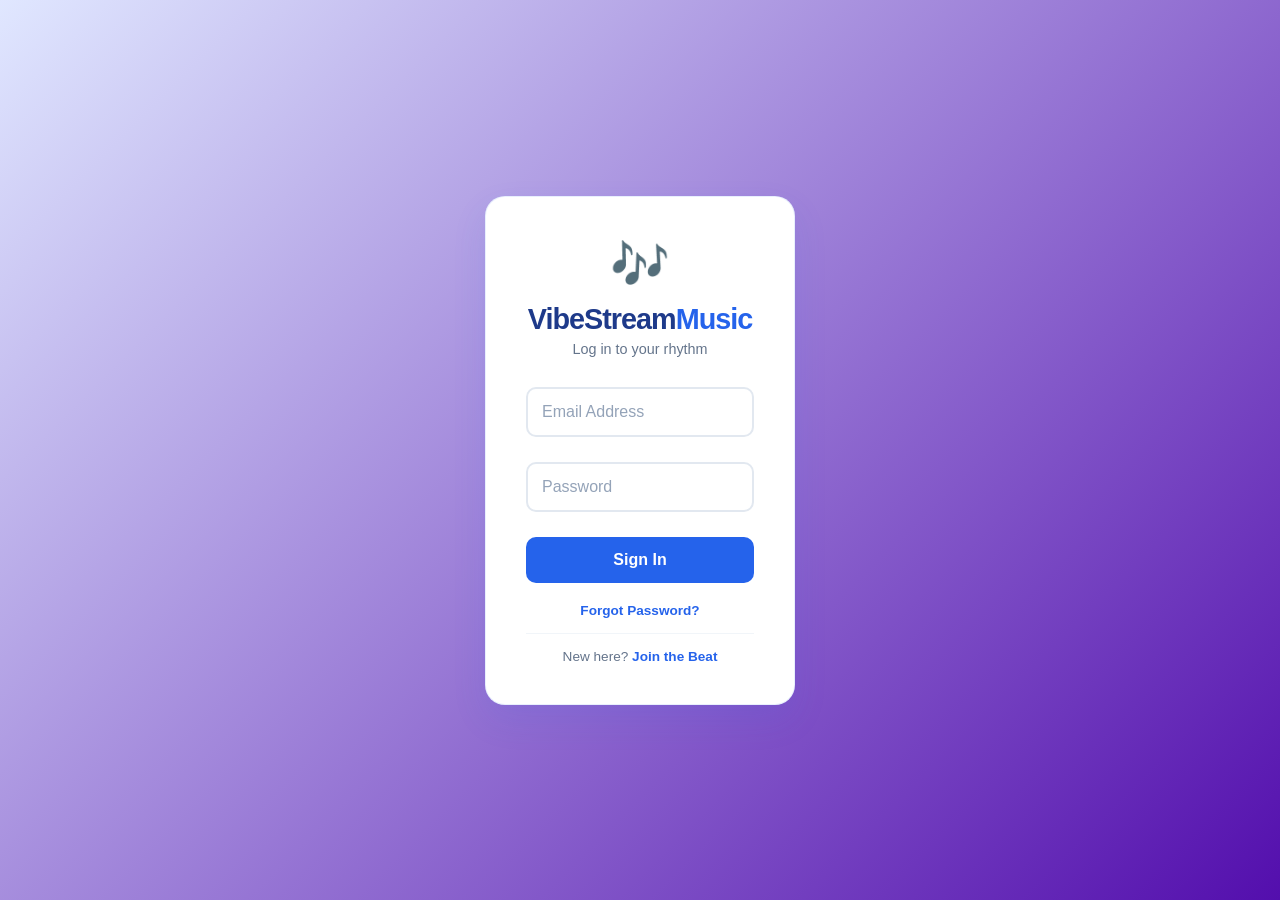
<file: index.html>
<!DOCTYPE html>
<html lang="en">
<head>
    <meta charset="UTF-8">
    <meta name="viewport" content="width=device-width, initial-scale=1.0">
    <title>Login | Vibe Stream Pro</title>
    <link rel="stylesheet" href="LogInPageStyle.css">
</head>
<body>
    <div class="login-container">
        <div class="login-card">
            <div class="brand">
                <div class="logo-icon">🎶</div>
                <h1>VibeStream<span>Music</span></h1>
                <p>Log in to your rhythm</p>
            </div>

            <form>
                <div class="input-group">
                    <input type="email" id="email" required placeholder=" ">
                    <label for="email">Email Address</label>
                </div>
                
                <div class="input-group">
                    <input type="password" id="password" required placeholder=" ">
                    <label for="password">Password</label>
                </div>
                
                <button type="submit" class="login-btn">Sign In</button>
                
                <div class="footer-links">
                    <a href="HomePage.html">Forgot Password?</a>
                    <div class="divider"></div>
                    <span>New here? <a href="HomePage.html" class="signup">Join the Beat</a></span>
                </div>
            </form>
        </div>
    </div>
</body>
</html>
</file>
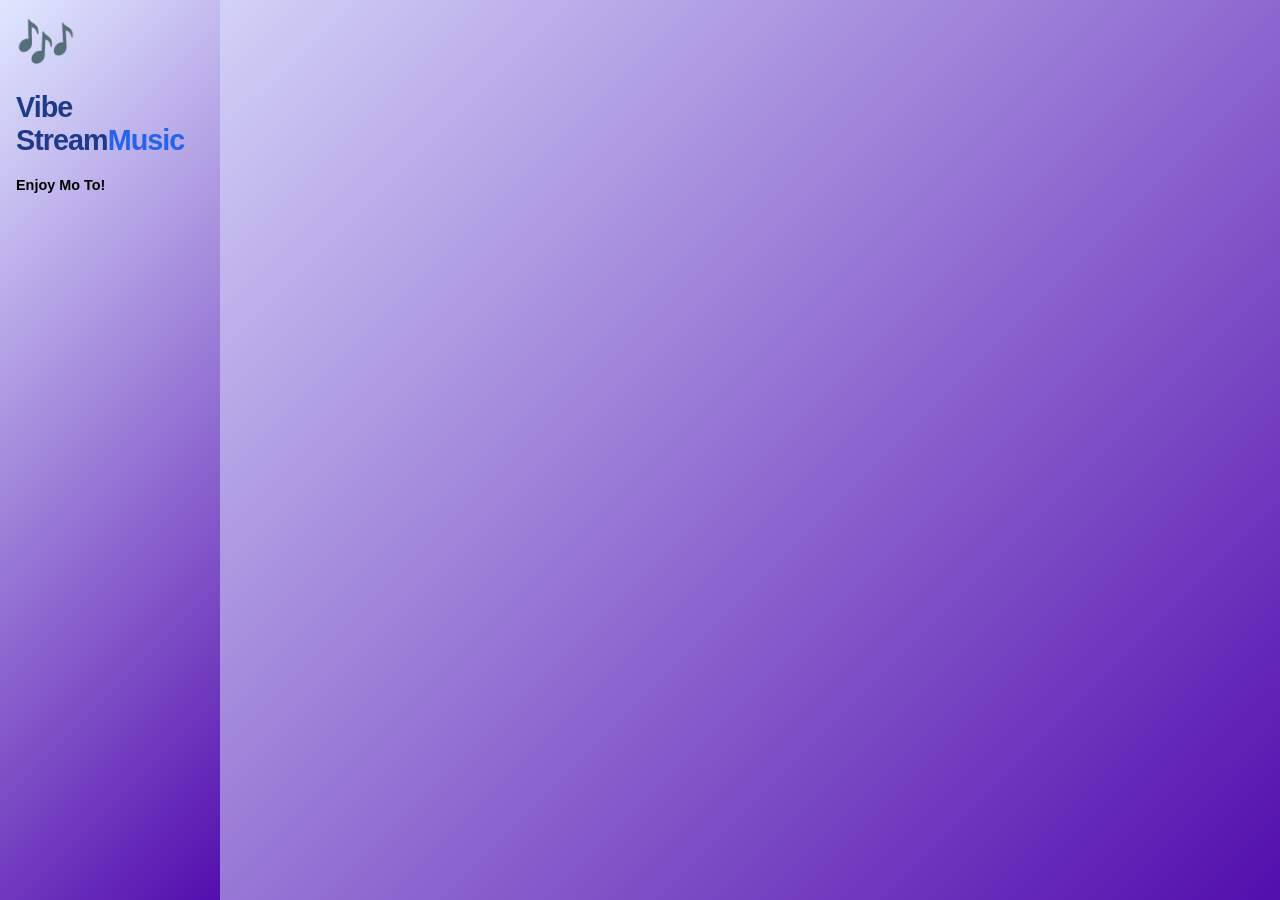
<file: HomePage.html>
<!DOCTYPE html>
<html lang="en">
<head>
	<title>Home | Vibe Stream</title>
	<meta charset="UTF-8">
    <meta name="viewport" content="width=device-width, initial-scale=1.0">
	<link rel="stylesheet" href="HomePageStyle.css">
</head>
<body>
	<div class="sidebar">
		<div class="continer"><div class="brand">
                <div class="logo-icon">🎶</div>
                <h1>Vibe Stream<span>Music</span></h1>
                <p>Enjoy Mo To!</p></div>
	</div>
	<div class="card"></div>
</body>
</html>
</file>
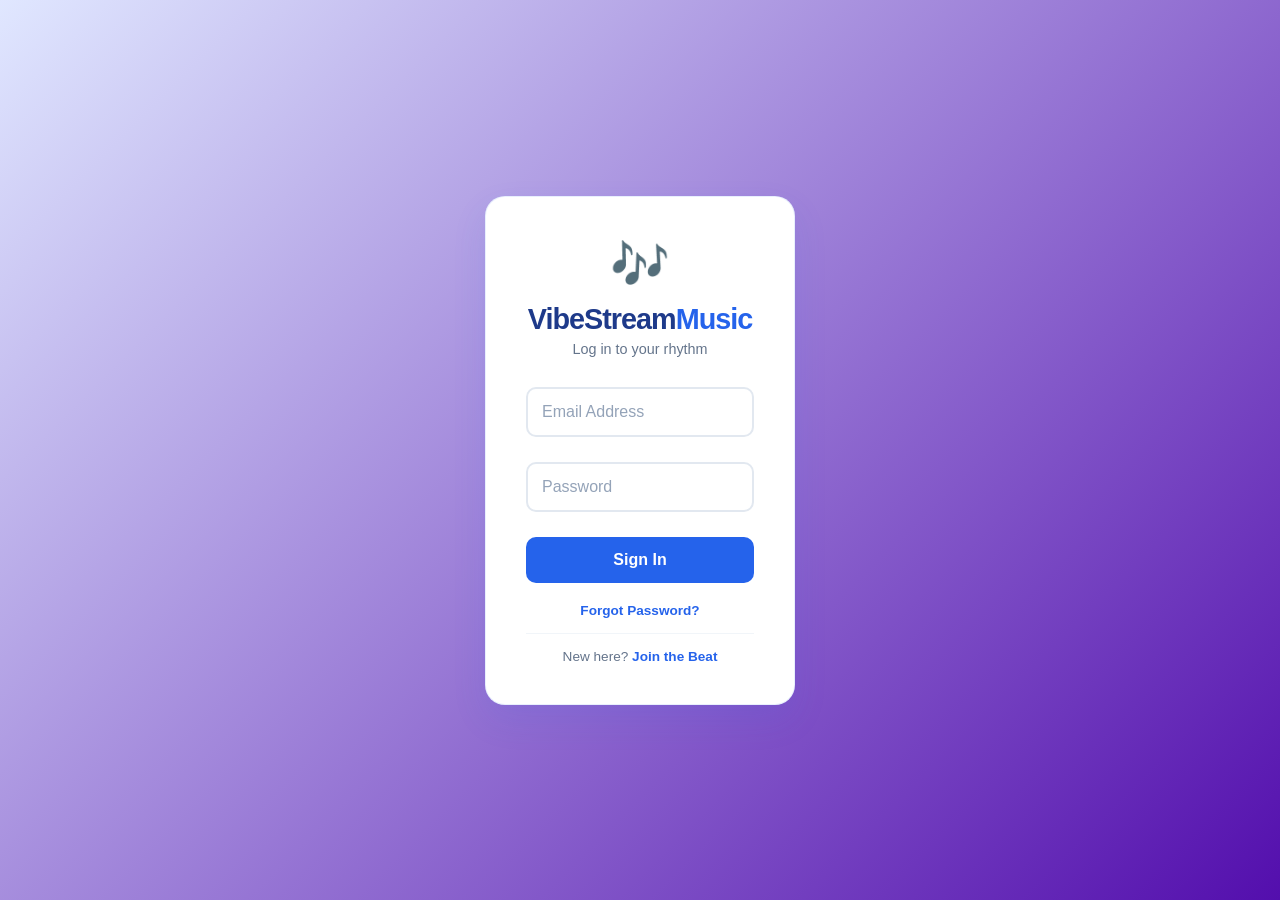
<file: LogInPage.html>
<!DOCTYPE html>
<html lang="en">
<head>
    <meta charset="UTF-8">
    <meta name="viewport" content="width=device-width, initial-scale=1.0">
    <title>Login | Vibe Stream Pro</title>
    <link rel="stylesheet" href="LogInPageStyle.css">
</head>
<body>
    <div class="login-container">
        <div class="login-card">
            <div class="brand">
                <div class="logo-icon">🎶</div>
                <h1>VibeStream<span>Music</span></h1>
                <p>Log in to your rhythm</p>
            </div>

            <form>
                <div class="input-group">
                    <input type="email" id="email" required placeholder=" ">
                    <label for="email">Email Address</label>
                </div>
                
                <div class="input-group">
                    <input type="password" id="password" required placeholder=" ">
                    <label for="password">Password</label>
                </div>
                
                <button type="submit" class="login-btn">Sign In</button>
                
                <div class="footer-links">
                    <a href="HomePage.html">Forgot Password?</a>
                    <div class="divider"></div>
                    <span>New here? <a href="HomePage.html" class="signup">Join the Beat</a></span>
                </div>
            </form>
        </div>
    </div>
</body>
</html>
</file>
<file: LogInPageStyle.css>
/* General Reset */
* {
    margin: 0;
    padding: 0;
    box-sizing: border-box;
    font-family: 'Segoe UI', Roboto, Helvetica, Arial, sans-serif;
}

body {
    /* Subtle blue gradient background */
    background: linear-gradient(135deg, #e0e7ff 0%, #530ead);
    height: 100vh;
    display: flex;
    justify-content: center;
    align-items: center;
}

/* Centered Login Card */
.login-card {
    background: #ffffff;
    padding: 40px;
    border-radius: 20px;
    box-shadow: 0 15px 35px rgba(37, 99, 235, 0.1);
    width: 100%;
    max-width: 420px;
    text-align: center;
    transition: all 0.4s cubic-bezier(0.175, 0.885, 0.32, 1.275);
    border: 1px solid rgba(37, 99, 235, 0.1);
}

/* Hover Idea: Card lift & Glow */
.login-card:hover {
    transform: translateY(-10px);
    box-shadow: 0 20px 40px rgba(37, 99, 235, 0.15);
}

/* Brand Styling */
.brand {
    margin-bottom: 30px;
}

.logo-icon {
    font-size: 3rem;
    margin-bottom: 10px;
}

.brand h1 {
    color: #1e3a8a;
    font-size: 1.8rem;
    font-weight: 800;
    letter-spacing: -1px;
}

.brand h1 span {
    color: #2563eb; /* Electric Blue */
}

.brand p {
    color: #64748b;
    font-size: 0.9rem;
    margin-top: 5px;
}

/* Input Styling */
.input-group {
    position: relative;
    margin-bottom: 25px;
    text-align: left;
}

.input-group input {
    width: 100%;
    padding: 14px 12px;
    border: 2px solid #e2e8f0;
    border-radius: 10px;
    outline: none;
    font-size: 1rem;
    transition: border-color 0.3s ease;
}

.input-group label {
    position: absolute;
    left: 12px;
    top: 50%;
    transform: translateY(-50%);
    color: #94a3b8;
    pointer-events: none;
    transition: all 0.3s ease;
    background: white;
    padding: 0 4px;
}

/* Floating Label Animation */
.input-group input:focus + label,
.input-group input:not(:placeholder-shown) + label {
    top: 0;
    font-size: 0.8rem;
    color: #2563eb;
    font-weight: 600;
}

.input-group input:focus {
    border-color: #2563eb;
}

/* Main Login Button */
.login-btn {
    width: 100%;
    padding: 14px;
    background-color: #2563eb;
    color: white;
    border: none;
    border-radius: 10px;
    font-weight: 600;
    font-size: 1rem;
    cursor: pointer;
    transition: all 0.3s ease;
    margin-bottom: 20px;
}

/* Button Hover Idea: Darker blue + shadow */
.login-btn:hover {
    background-color: #1d4ed8;
    box-shadow: 0 8px 15px rgba(37, 99, 235, 0.3);
    transform: scale(1.02);
}

/* Footer Links */
.footer-links {
    font-size: 0.85rem;
    color: #64748b;
}

.footer-links a {
    color: #2563eb;
    text-decoration: none;
    font-weight: 600;
}

.footer-links a:hover {
    text-decoration: underline;
}

.divider {
    height: 1px;
    background: #f1f5f9;
    margin: 15px 0;
}
</file>
<file: HomePageStyle.css>
* { box-sizing:border-box; 
	font-family:Arial, sans-serif; 
	}
body { margin:0; 
	background: linear-gradient(135deg, #e0e7ff 0%, #530ead);
	display:flex; 
	height:100vh; }
}

body {
    /* Subtle blue gradient background */
    background: linear-gradient(135deg, #e0e7ff 0%, #530ead);
    height: 100vh;
    display: flex;
    justify-content: center;
    align-items: center;
}
.brand {
    margin-bottom: 30px;
}

.logo-icon {
    font-size: 3rem;
    margin-bottom: 10px;
}

.brand h1 {
    color: #1e3a8a;
    font-size: 1.8rem;
    font-weight: 800;
    letter-spacing: -1px;
}

.brand h1 span {
    color: #2563eb; /* Electric Blue */
}

.brand p {
    color: #64748b;
    font-size: 0.9rem;
    margin-top: 5px;
}
.sidebar {
	background: linear-gradient(135deg, #e0e7ff 0%, #530ead);
	padding:1rem;
	width:220px;
	display:flex; 
	flex-direction:column;
}
.sidebar p {
	color: black;
	font-weight:bold;
}
</file>
